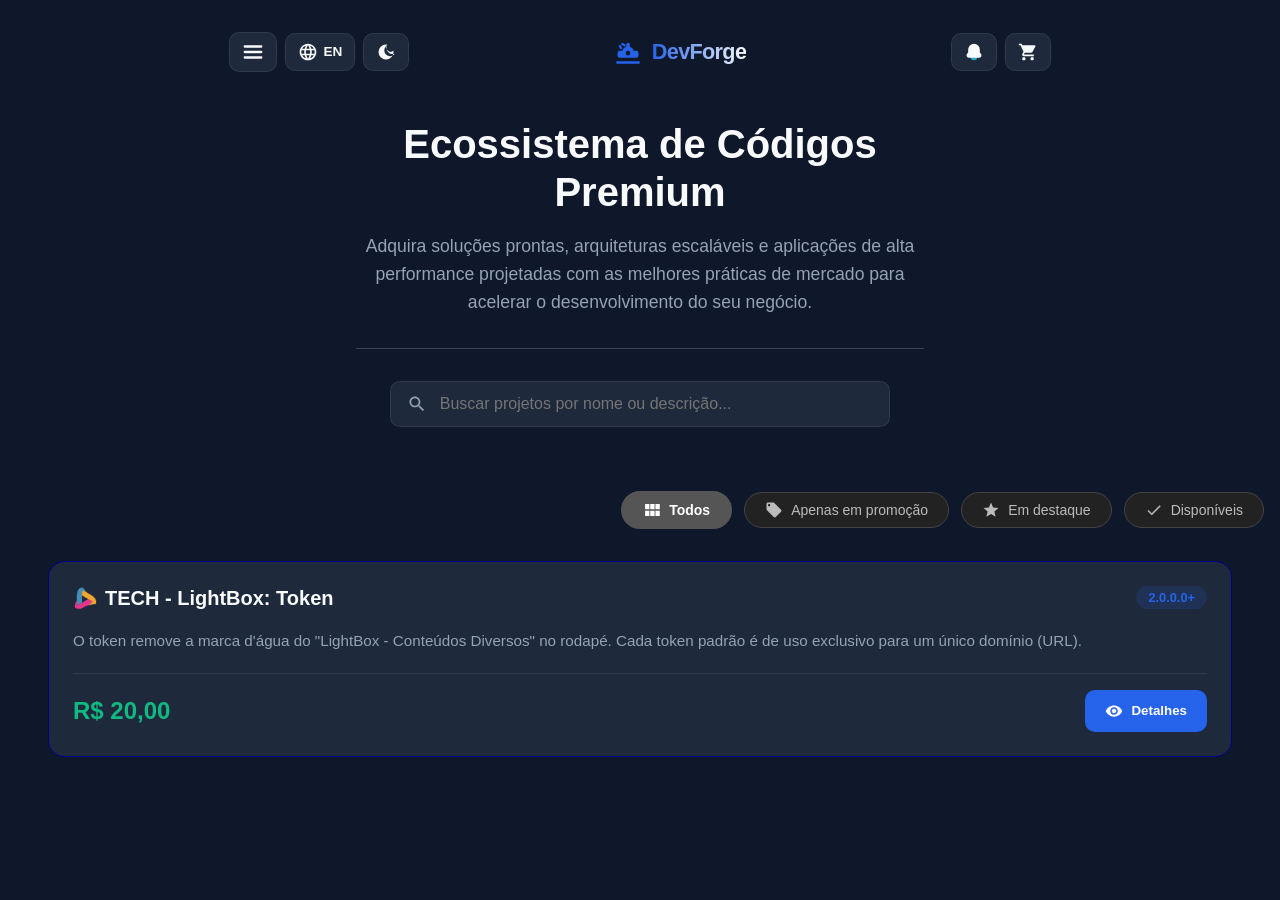
<file: index.html>
<!DOCTYPE html>
<html lang="pt-BR">
<head>
    <meta charset="UTF-8">
    <meta name="viewport" content="width=device-width, initial-scale=1.0">
    <title>DevForge Premium - Soluções de Código Alta Performance</title>
        <link rel="icon" type="image/png" href="[data-uri]">

    <link rel="stylesheet" href="style.css">
 <style>

</style>
</head>
<body class="dark-theme">

    <header>
        <div class="controls">
            <!-- menu -->
            <button id="menu-toggle" class="control-btn" aria-label="menu">
                <svg width="22" height="22" viewBox="0 0 24 24" fill="none" stroke="currentColor" stroke-width="2.5" stroke-linecap="round" stroke-linejoin="round"><line x1="3" y1="12" x2="21" y2="12"></line><line x1="3" y1="6" x2="21" y2="6"></line><line x1="3" y1="18" x2="21" y2="18"></line></svg>
            </button>
            
            <!-- Alternador de Idioma -->
            <button id="lang-toggle" class="control-btn" aria-label="Mudar idioma">
                <svg viewBox="0 0 24 24" width="20" height="20"><path d="M11.99 2C6.47 2 2 6.48 2 12s4.47 10 9.99 10C17.52 22 22 17.52 22 12S17.52 2 11.99 2zm6.93 6h-2.95c-.32-1.25-.78-2.45-1.38-3.56 1.84.42 3.39 1.63 4.33 3.56zM12 4.04c.83 1.2 1.48 2.53 1.91 3.96h-3.82c.43-1.43 1.08-2.76 1.91-3.96zM4.26 14C4.1 13.36 4 12.69 4 12s.1-1.36.26-2h3.38c-.08.66-.14 1.32-.14 2 0 .68.06 1.34.14 2H4.26zm.82 2h2.95c.32 1.25.78 2.45 1.38 3.56-1.84-.42-3.39-1.63-4.33-3.56zm2.95-8H5.08c.94-1.93 2.49-3.14 4.33-3.56-.6 1.11-1.06 2.31-1.38 3.56zM12 19.96c-.83-1.2-1.48-2.53-1.91-3.96h3.82c-.43 1.43-1.08 2.76-1.91 3.96zM14.34 14H9.66c-.09-.66-.16-1.32-.16-2 0-.68.07-1.35.16-2h4.68c.09.65.16 1.32.16 2 0 .67-.07 1.34-.16 2zm.25 5.56c.6-1.11 1.06-2.31 1.38-3.56h2.95c-.94 1.93-2.49 3.14-4.33 3.56zM16.36 14c.08-.66.14-1.32.14-2 0-.68-.06-1.34-.14-2h3.38c.16.64.26 1.31.26 2s-.1 1.36-.26 2h-3.38z" fill="currentColor"/></svg>
                <span id="lang-text">EN</span>
            </button>
            
            <!-- Alternador de Tema -->
            <button id="theme-toggle" class="control-btn" aria-label="Mudar tema">
                <svg id="theme-icon" viewBox="0 0 24 24" width="20" height="20"></svg>
            </button>

        </div>


        <div class="logo" style="color:var(--accent);display:flex;align-items:center;gap:0.6rem">
            <svg viewBox="0 0 24 24" width="28" height="28" style="flex-shrink:0"><path d="M19 11h-2.17a4 4 0 0 0-3.33-3.33V5.5a1.5 1.5 0 0 0-3 0v2.17A4 4 0 0 0 7.17 11H5a2 2 0 0 0-2 2v2a2 2 0 0 0 2 2h14a2 2 0 0 0 2-2v-2a2 2 0 0 0-2-2zm-7 4a2 2 0 1 1 2-2 2 2 0 0 1-2 2zm-5.75-9.3A1 1 0 0 1 7.6 4.3l1.91 1.1a1 1 0 1 1-1 1.74zM4.3 7.6a1 1 0 0 1 1.41-1.42l1.1 1.91a1 1 0 0 1-1.74 1zM22 20H2v2h20z" fill="currentColor"/></svg>
            <span style="font-family:-apple-system,BlinkMacSystemFont,'Segoe UI',Roboto,sans-serif;font-weight:800;letter-spacing:-0.03em;font-size:1.35rem;background:linear-gradient(to right, var(--accent), var(--text));-webkit-background-clip:text;-webkit-text-fill-color:transparent">DevForge</span>
        </div>
        
        <div class="controls">
            <!-- Botão do Notificações -->
            <button id="notify-toggle" class="control-btn" aria-label="Ver notity" style="position:relative">
                <svg viewBox="0 0 24 24" width="20" height="20"><path d="M15,17H9a1,1,0,0,0-1,1,4,4,0,0,0,8,0A1,1,0,0,0,15,17Z" style="fill: rgb(44, 169, 188);"></path><path d="M20.09,13.67,19,12.59V9A7,7,0,0,0,5,9v3.59L3.91,13.67A3.13,3.13,0,0,0,6.12,19H17.88a3.13,3.13,0,0,0,2.21-5.33Z" style="fill: currentColor;"></path></svg>
                <span id="notify-count" style="position:absolute;top:-6px;right:-6px;background:#00008B;color:#fff;font-size:0.75rem;width:18px;height:18px;border-radius:50%;display:none;align-items:center;justify-content:center;font-weight:700">0</span>
            </button>
            
            <!-- Botão do Carrinho de Compras -->
            <button id="cart-toggle" class="control-btn" aria-label="Ver carrinho" style="position:relative">
                <svg viewBox="0 0 24 24" width="20" height="20"><path d="M7 18c-1.1 0-1.99.9-1.99 2S5.9 22 7 22s2-.9 2-2-.9-2-2-2zM1 2v2h2l3.6 7.59-1.35 2.45c-.16.28-.25.61-.25.96 0 1.1.9 2 2 2h12v-2H7.42c-.14 0-.25-.11-.25-.25l.03-.12.9-1.63h7.45c.75 0 1.41-.41 1.75-1.03l3.58-6.49c.08-.14.12-.31.12-.48 0-.55-.45-1-1-1H5.21l-.94-2H1zm16 16c-1.1 0-1.99.9-1.99 2s.89 2 1.99 2 2-.9 2-2-.9-2-2-2z" fill="currentColor"/></svg>
                <span id="cart-count" style="position:absolute;top:-6px;right:-6px;background:#10b981;color:#fff;font-size:0.75rem;width:18px;height:18px;border-radius:50%;display:none;align-items:center;justify-content:center;font-weight:700">0</span>
            </button>

        </div>
    </header>

    <main>
        <section class="hero">
            <h1 id="hero-title"></h1>
            <p id="hero-desc"></p>
            <div class="search-container">
                <svg viewBox="0 0 24 24" width="20" height="20" class="search-icon"><path d="M15.5 14h-.79l-.28-.27C15.41 12.59 16 11.11 16 9.5 16 5.91 13.09 3 9.5 3S3 5.91 3 9.5 5.91 16 9.5 16c1.61 0 3.09-.59 4.23-1.57l.27.28v.79l5 4.99L20.49 19l-4.99-5zm-6 0C7.01 14 5 11.99 5 9.5S7.01 5 9.5 5 14 7.01 14 9.5 11.99 14 9.5 14z" fill="currentColor"/></svg>
                <input type="text" id="search-input" placeholder="Buscar projetos...">
            </div>
        </section>

        <div class="grid" id="grid-projetos"></div>
    </main>

     <div id="modal-notify"></div>
     <div id="modal-menu"></div>
   
    <div class="modal" id="modal-projeto">
        <div class="modal-content">
            <button class="close-btn" id="close-modal">
                <svg viewBox="0 0 24 24" width="24" height="24"><path d="M19 6.41L17.59 5 12 10.59 6.41 5 5 6.41 10.59 12 5 17.59 6.41 19 12 13.41 17.59 19 19 17.59 13.41 12z" fill="currentColor"/></svg>
            </button>
            <div id="modal-body"></div>
        </div>
    </div>

    <!-- Scripts do Sistema -->
    <script src="plists.js"></script>
    <script src="notify_list.js"></script>
    <script src="menu_list.js"></script>

    <script src="projetos.js"></script>
    <script src="notify.js"></script>
    <script src="menu.js"></script>

     <script src="config.js"></script>
    <script src="compra.js"></script>
    <script src="carrinho.js"></script>
     <script src="checkout.js"></script>
    <script src="paginacao.js"></script>
    <script src="script1.js"></script>
    <script src="roteamento.js"></script>
</body>
</html>
</file>
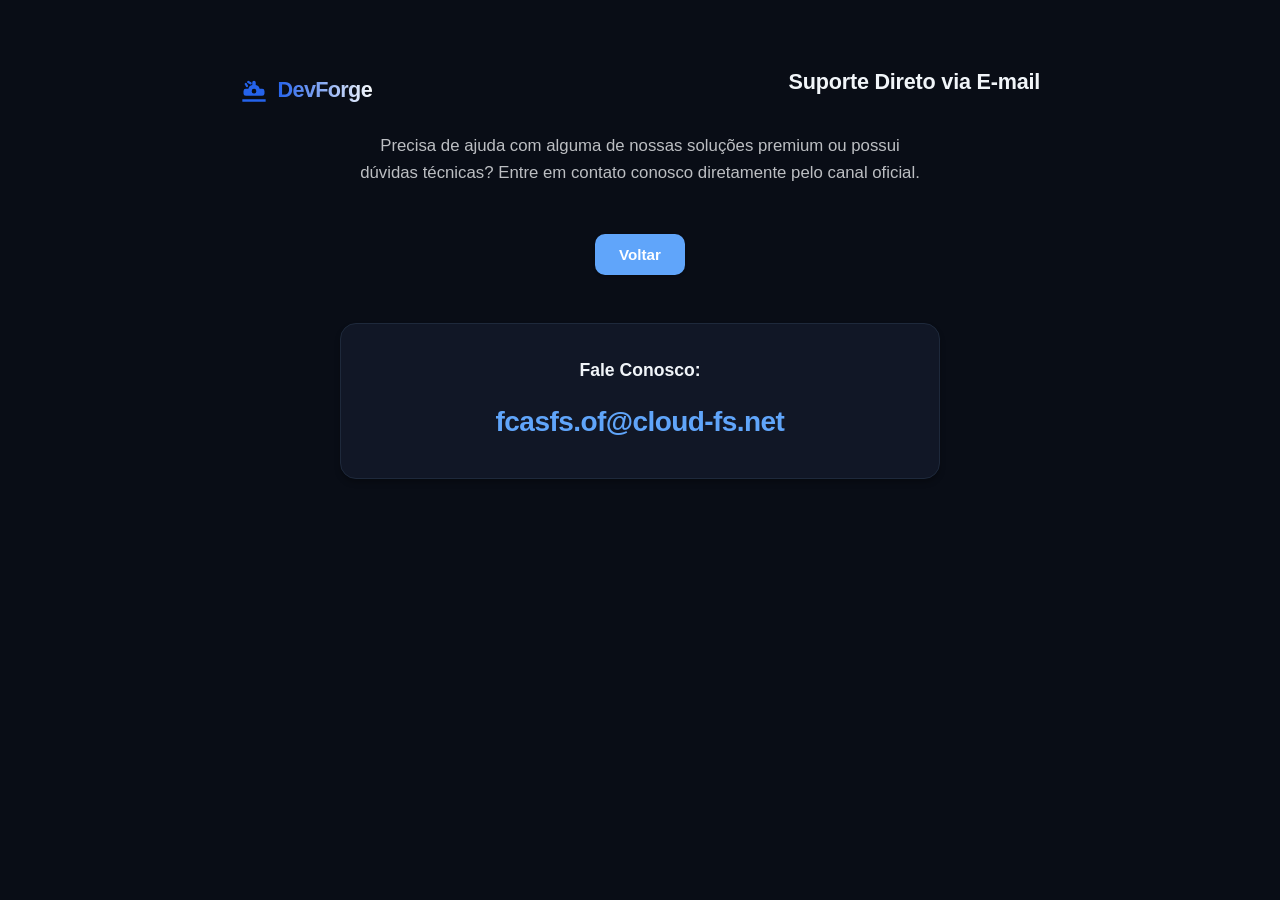
<file: contato.html>
<!DOCTYPE html>
<html lang="pt">
<head>
    <meta charset="UTF-8">
    <meta name="viewport" content="width=device-width, initial-scale=1.0">
       <link rel="icon" type="image/png" href="[data-uri]">    
    <title>DevForge - Contato</title>
    <link rel="stylesheet" href="style.css">
    <link rel="stylesheet" href="style-contato.css">
     <script src="config.js"></script>
</head>
<body>
    <header>
        <h1 id="page-title" style="display:none;"></h1>
         <div class="logo" style="color:var(--accent);display:flex;align-items:center;gap:0.6rem">
            <svg viewBox="0 0 24 24" width="28" height="28" style="flex-shrink:0"><path d="M19 11h-2.17a4 4 0 0 0-3.33-3.33V5.5a1.5 1.5 0 0 0-3 0v2.17A4 4 0 0 0 7.17 11H5a2 2 0 0 0-2 2v2a2 2 0 0 0 2 2h14a2 2 0 0 0 2-2v-2a2 2 0 0 0-2-2zm-7 4a2 2 0 1 1 2-2 2 2 0 0 1-2 2zm-5.75-9.3A1 1 0 0 1 7.6 4.3l1.91 1.1a1 1 0 1 1-1 1.74zM4.3 7.6a1 1 0 0 1 1.41-1.42l1.1 1.91a1 1 0 0 1-1.74 1zM22 20H2v2h20z" fill="currentColor"/></svg>
            <span style="font-family:-apple-system,BlinkMacSystemFont,'Segoe UI',Roboto,sans-serif;font-weight:800;letter-spacing:-0.03em;font-size:1.35rem;background:linear-gradient(to right, var(--accent), var(--text));-webkit-background-clip:text;-webkit-text-fill-color:transparent">DevForge</span>
        </div>
        <p id="page-subtitle">Suporte Direto via E-mail</p>
        <p id="page-desc">Precisa de ajuda com alguma de nossas soluções premium ou possui dúvidas técnicas? Entre em contato conosco diretamente pelo canal oficial.</p>
    </header>
    <div class="controls">
        <button id="btn-back" onclick="voltarPagina()">Voltar</button>
    </div>
    <main class="contact-container">
        <div class="contact-card">
            <span class="email-label" id="lbl-contact-us">Fale Conosco:</span>
            <a href="mailto:fcasfs.of@cloud-fs.net" class="email-link">fcasfs.of@cloud-fs.net</a>
        </div>
    </main>
    <script src="script-contato.js"></script>
</body>
</html>
</file>
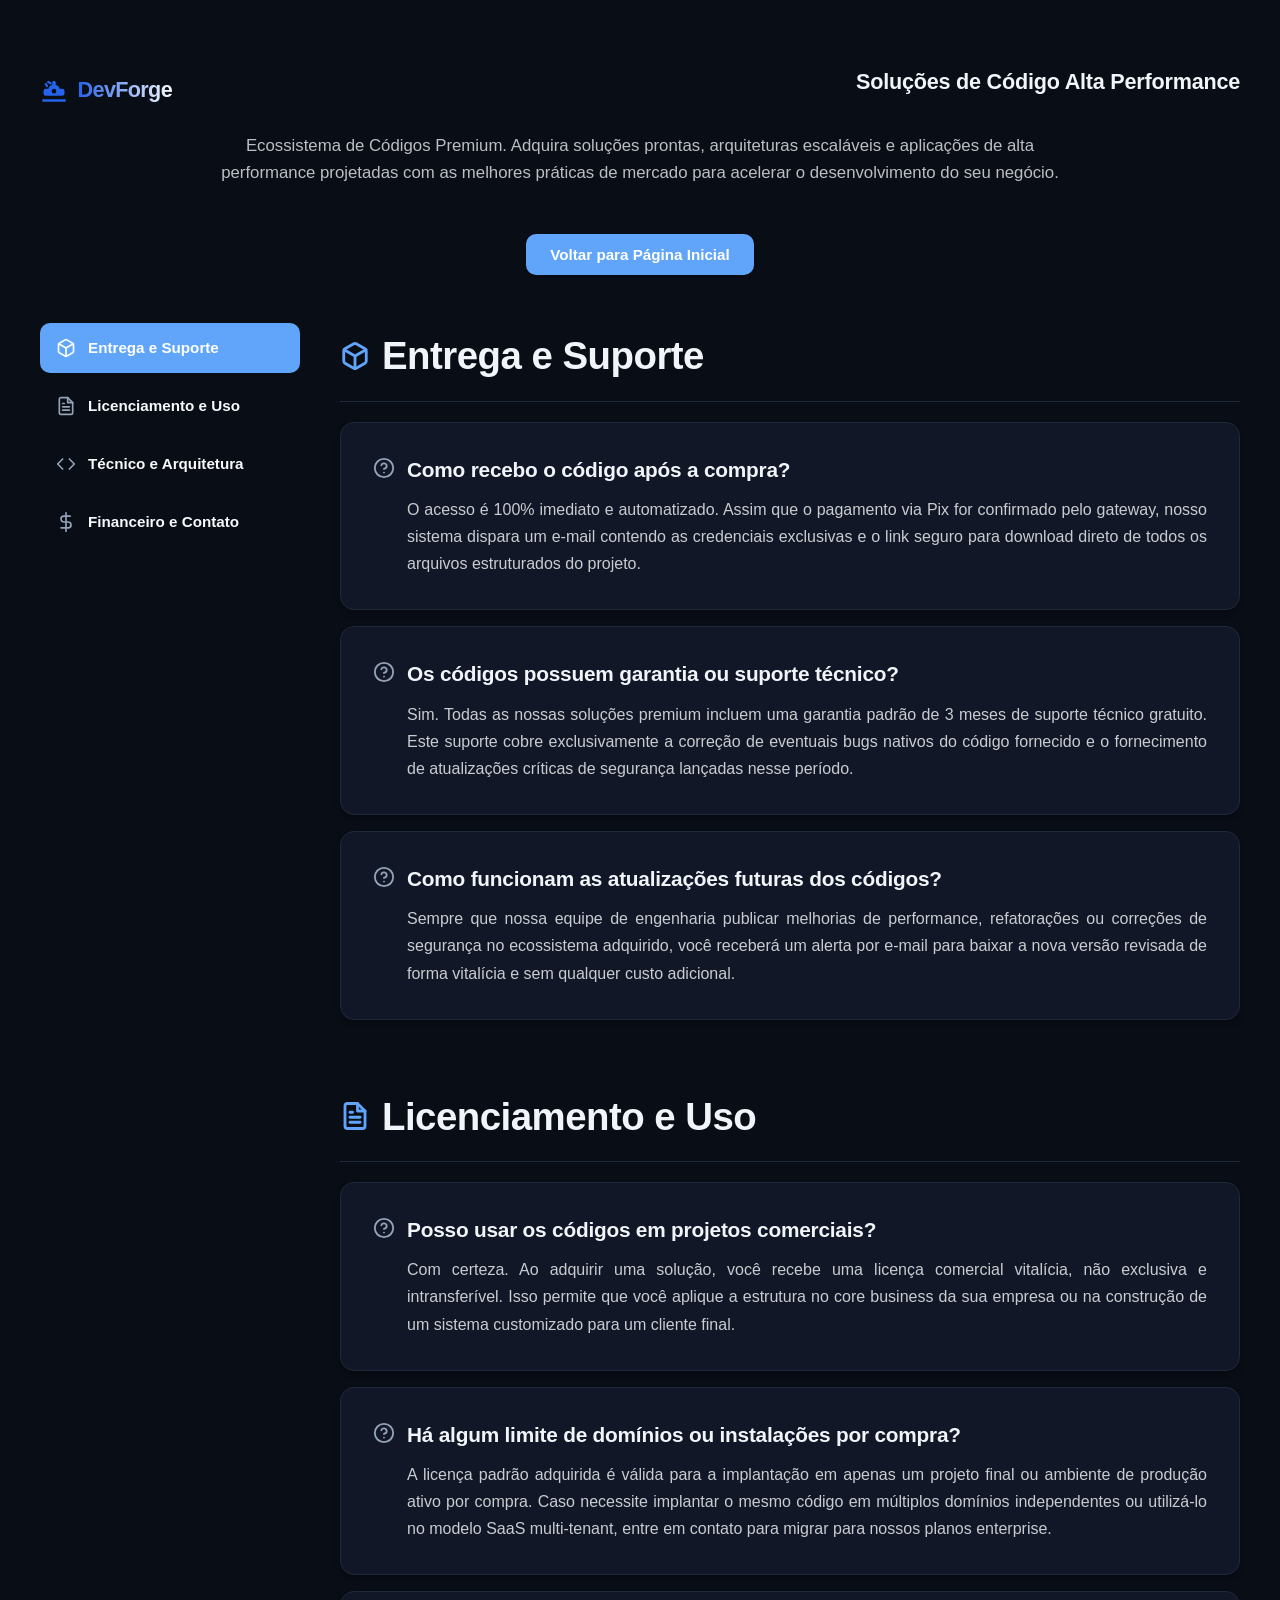
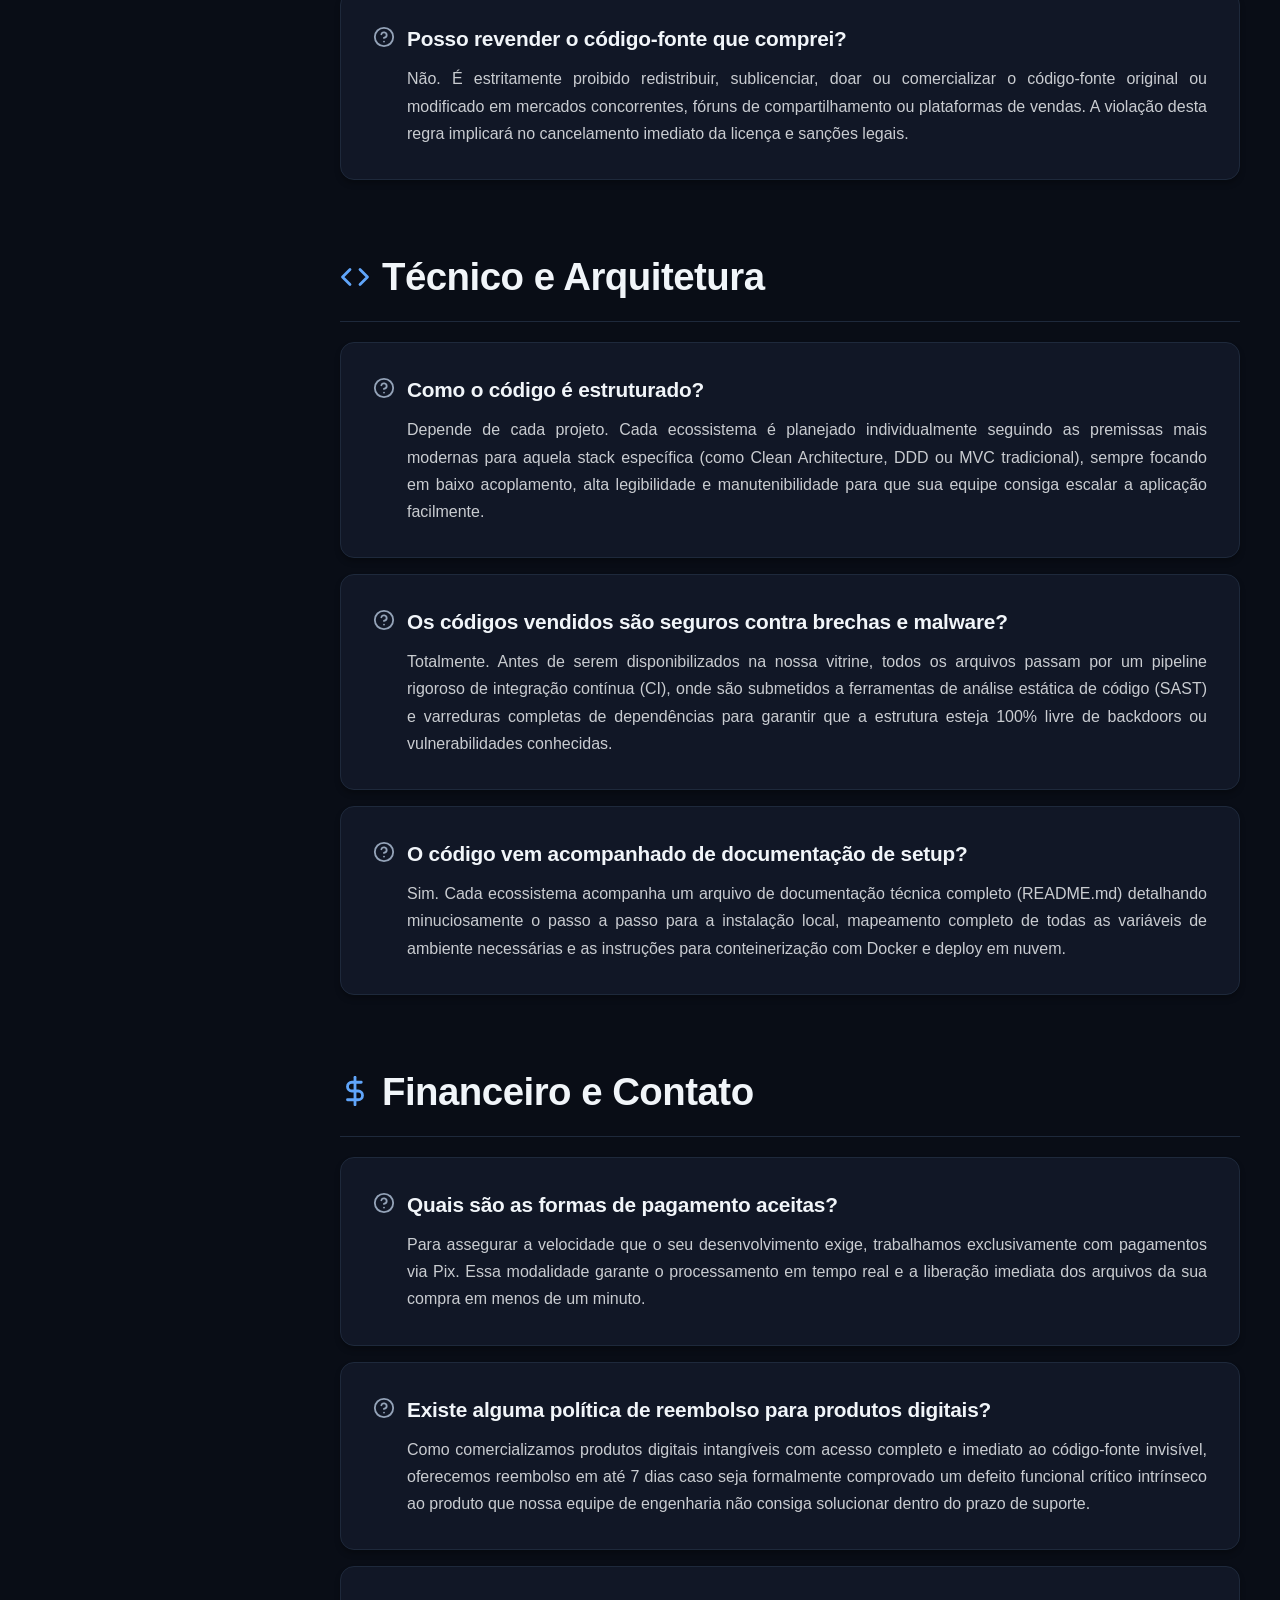
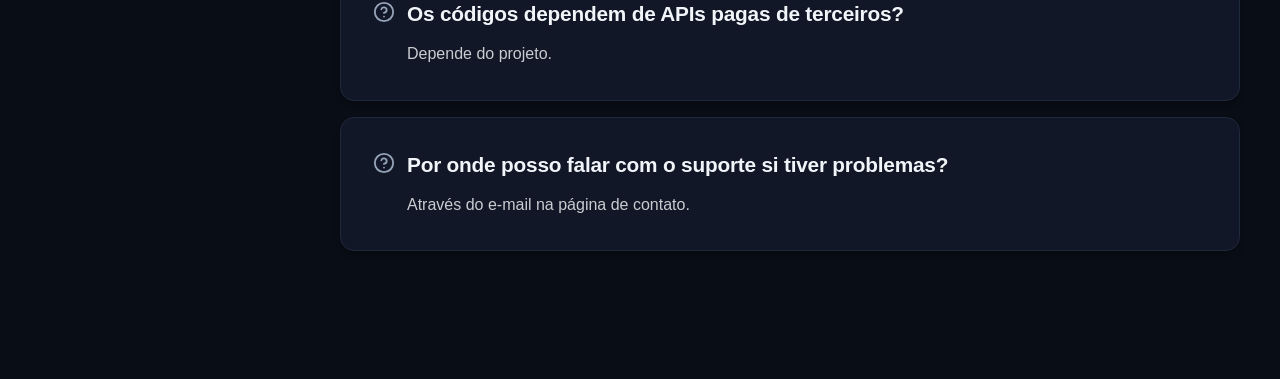
<file: faq.html>
<!DOCTYPE html>
<html lang="pt">
<head>
    <meta charset="UTF-8">
    <meta name="viewport" content="width=device-width, initial-scale=1.0">
        <link rel="icon" type="image/png" href="[data-uri]">    
    <link rel="stylesheet" href="style.css">
    <title>DevForge - FAQ</title>
    <link rel="stylesheet" href="style5.css">
     <script src="config.js"></script>
</head>
<body>

    <header>
        <h1 id="site-title" style="display:none;">DevForge</h1>
       <div class="logo" style="color:var(--accent);display:flex;align-items:center;gap:0.6rem">
            <svg viewBox="0 0 24 24" width="28" height="28" style="flex-shrink:0"><path d="M19 11h-2.17a4 4 0 0 0-3.33-3.33V5.5a1.5 1.5 0 0 0-3 0v2.17A4 4 0 0 0 7.17 11H5a2 2 0 0 0-2 2v2a2 2 0 0 0 2 2h14a2 2 0 0 0 2-2v-2a2 2 0 0 0-2-2zm-7 4a2 2 0 1 1 2-2 2 2 0 0 1-2 2zm-5.75-9.3A1 1 0 0 1 7.6 4.3l1.91 1.1a1 1 0 1 1-1 1.74zM4.3 7.6a1 1 0 0 1 1.41-1.42l1.1 1.91a1 1 0 0 1-1.74 1zM22 20H2v2h20z" fill="currentColor"/></svg>
            <span style="font-family:-apple-system,BlinkMacSystemFont,'Segoe UI',Roboto,sans-serif;font-weight:800;letter-spacing:-0.03em;font-size:1.35rem;background:linear-gradient(to right, var(--accent), var(--text));-webkit-background-clip:text;-webkit-text-fill-color:transparent">DevForge</span>
        </div>
        <p id="site-subtitle">Soluções de Código Alta Performance</p>
        <p id="site-desc">Ecossistema de Códigos Premium. Adquira soluções prontas, arquiteturas escaláveis e aplicações de alta performance projetadas com as melhores práticas de mercado para acelerar o desenvolvimento do seu negócio.</p>
    </header>

    <div class="controls">
        <button id="btn-home" onclick="voltarInicial()">Voltar para Página Inicial</button>
    </div>

    <div class="faq-layout-wrapper">
        <aside class="faq-sidebar" id="faq-sidebar-menu">
            <!-- Links da Sidebar gerados via JS -->
        </aside>
        <main class="faq-main-content" id="faq-list">
            <!-- Categorias e Perguntas Geradas via JS -->
        </main>
    </div>

    <script src="script5.js"></script>
</body>
</html>
</file>
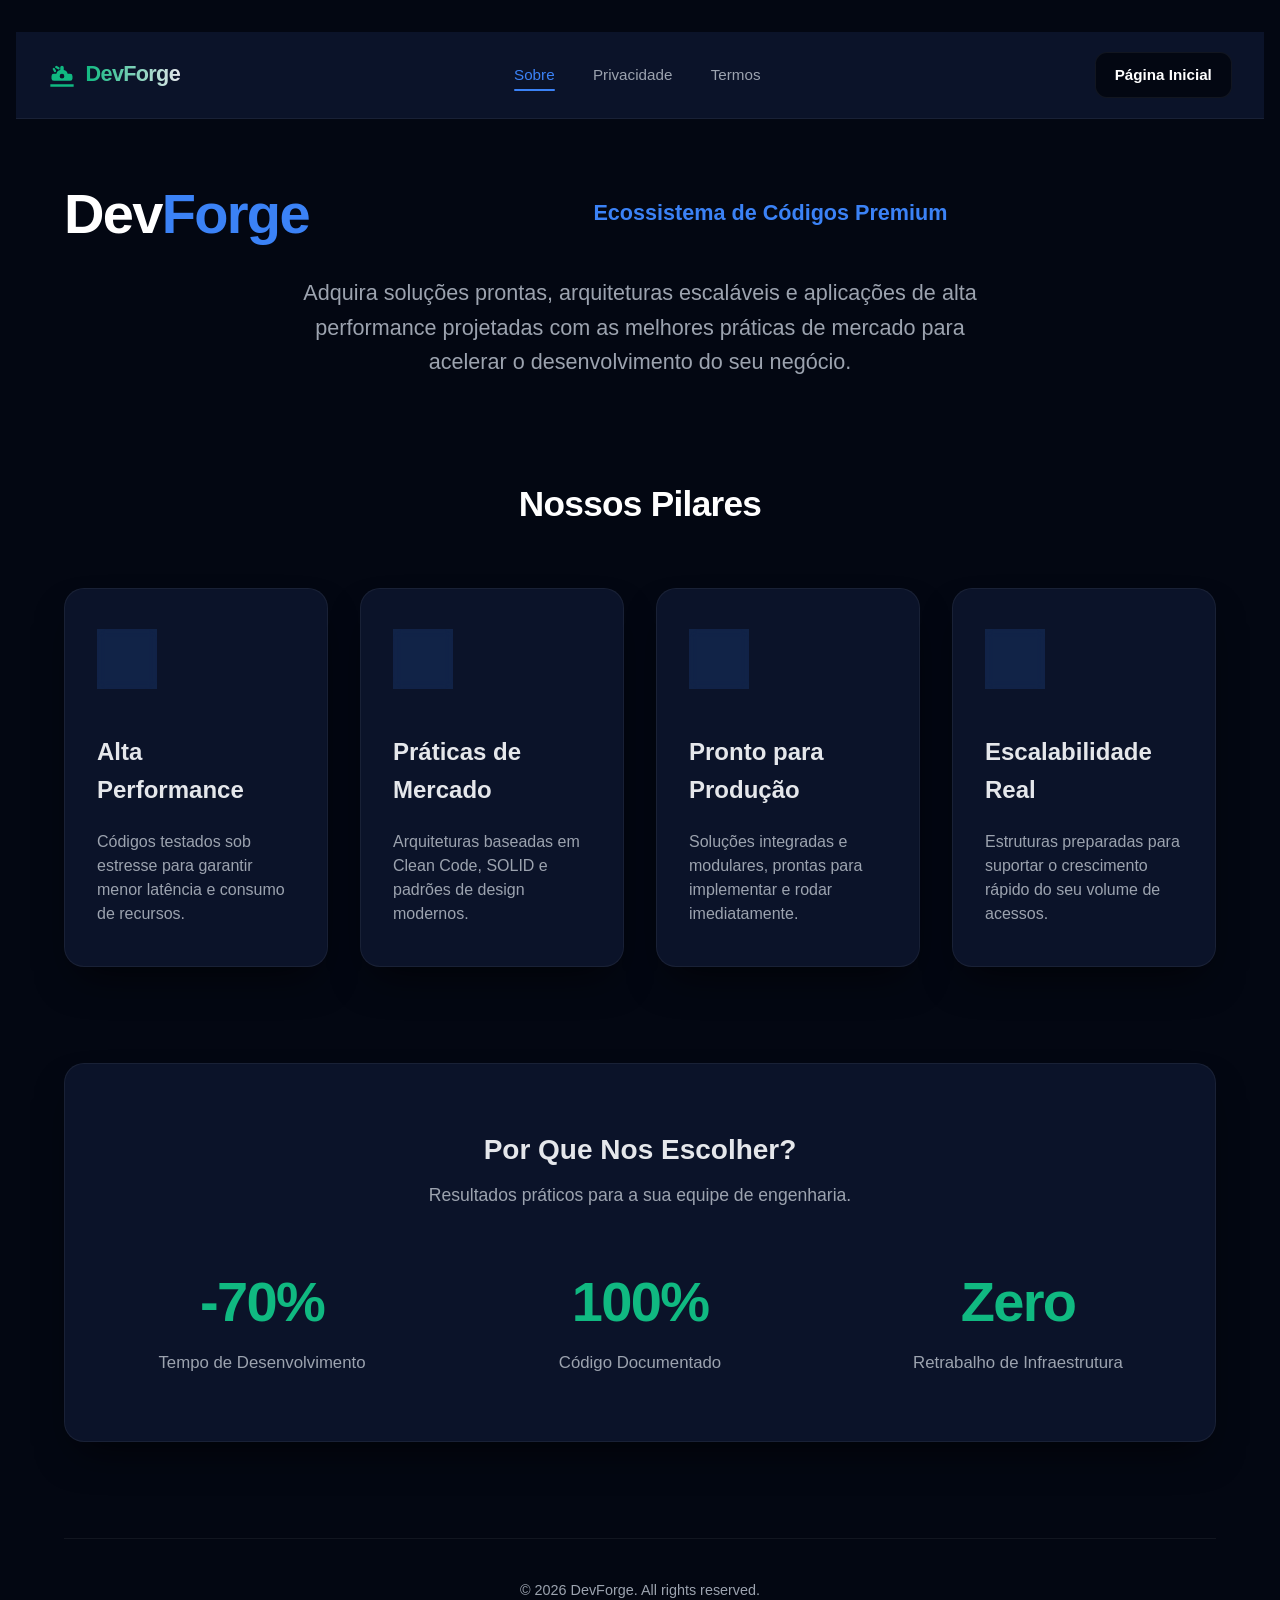
<file: info.html>
<!DOCTYPE html>
<html lang="pt-BR">
<head>
    <meta charset="UTF-8">
        <link rel="icon" type="image/png" href="[data-uri]">    
    <meta name="viewport" content="width=device-width,initial-scale=1.0">
    <title>DevForge - Soluções de Código Alta Performance</title>
    <link rel="stylesheet" href="style.css">
    <link rel="stylesheet" href="style3.css">
</head>
<body>
     <script src="config.js"></script>
    
    <div id="app"></div>
    
    <script src="data0.js"></script>
    <script src="components0.js"></script>
    <script src="app0.js"></script>
    <script src="router0.js"></script>
</body>
</html>
</file>
<file: style.css>
:root{--bg:#0f172a;--card:#1e293b;--text:#f8fafc;--text-muted:#94a3b8;--accent:#2563eb;--accent-hover:#1d4ed8;--border:rgba(255,255,255,0.08);--radius:16px;--modal-bg:rgba(15,23,42,0.95)}body.light-theme{--bg:#f8fafc;--card:#ffffff;--text:#0f172a;--text-muted:#64748b;--accent:#2563eb;--accent-hover:#1d4ed8;--border:rgba(0,0,0,0.08);--modal-bg:rgba(248,250,252,0.95)}*{margin:0;padding:0;box-sizing:border-box;font-family:-apple-system,BlinkMacSystemFont,"Segoe UI",Roboto,sans-serif;-webkit-user-select:none;-moz-user-select:none;-ms-user-select:none;user-select:none;-webkit-user-drag:none;-webkit-tap-highlight-color:transparent}body{background:var(--bg);color:var(--text);padding:2rem 1rem;min-height:100vh;transition:background 0.3s,color 0.3s}header{max-width:1200px;margin:0 auto 3rem;display:flex;align-items:center;justify-content:space-between;gap:1rem;flex-wrap:wrap}.logo{display:flex;align-items:center;gap:0.5rem;font-weight:700;font-size:1.25rem;color:var(--accent);flex-shrink:0}.controls{margin:0 auto;display:flex;gap:0.5rem;align-items:center;flex-wrap:nowrap}.control-btn{background:var(--card);border:1px solid var(--border);color:var(--text);padding:0.5rem 0.75rem;border-radius:10px;cursor:pointer;display:inline-flex;align-items:center;justify-content:center;gap:0.35rem;font-weight:600;font-size:0.85rem;line-height:1;transition:background 0.2s,border-color 0.2s;flex-shrink:0}.control-btn svg{display:inline-block;flex-shrink:0;margin:0;padding:0}.control-btn:hover{border-color:var(--accent)}.hero{text-align:center;max-width:600px;margin:0 auto 4rem;padding:0 1rem}.hero h1{font-size:2.5rem;margin-bottom:1rem;line-height:1.2}.hero p{color:var(--text-muted);font-size:1.1rem;line-height:1.6}.search-container{max-width:500px;margin:2rem auto 0;position:relative;display:flex;align-items:center;background:var(--card);border:1px solid var(--border);border-radius:10px;padding:0 1rem;transition:border-color 0.2s}.search-container:focus-within{border-color:var(--accent)}.search-icon{color:var(--text-muted);flex-shrink:0}.search-container input{-webkit-user-select:text;-moz-user-select:text;-ms-user-select:text;user-select:text;width:100%;background:none;border:none;padding:0.8rem;color:var(--text);outline:none;font-size:1rem}.grid{max-width:1200px;margin:0 auto;display:grid;grid-template-columns:repeat(auto-fit,minmax(280px,1fr));gap:2rem;padding:0.5rem;width:100%}.card{background:var(--card);border:1px solid var(--border);border-radius:var(--radius);padding:1.5rem;display:flex;flex-direction:column;gap:1.25rem;transition:transform 0.2s,border-color 0.2s;position:relative;overflow:hidden;width:100%;min-width:0;box-sizing:border-box}.card.destaque{border-color:#00008B}.card:hover{transform:translateY(-4px);border-color:var(--accent)}.card-header{display:flex;justify-content:space-between;align-items:flex-start;width:100%;gap:0.75rem;flex-wrap:wrap}.card-title{font-size:1.25rem;font-weight:600;display:inline-flex;align-items:center;gap:0.5rem;min-width:0;flex:1;line-height:1.2;word-break:break-word;hyphens:auto}.card-title svg{color:var(--accent);flex-shrink:0;display:inline-block;margin:0;padding:0}.badge-version{background:rgba(37,99,235,0.15);color:var(--accent);padding:0.25rem 0.75rem;border-radius:99px;font-size:0.8rem;font-weight:600;flex-shrink:0;white-space:nowrap}.card-p{color:var(--text-muted);font-size:0.95rem;line-height:1.5;display:-webkit-box;-webkit-line-clamp:3;-webkit-box-orient:vertical;overflow:hidden;word-break:break-word}.card-footer{display:flex;align-items:center;justify-content:space-between;margin-top:auto;padding-top:1rem;border-top:1px solid var(--border);gap:0.75rem;width:100%;flex-wrap:wrap}.price{font-size:1.5rem;font-weight:700;color:#10b981;flex-shrink:0;white-space:nowrap}.btn{background:var(--accent);color:#fff;border:none;padding:0.75rem 1.25rem;border-radius:10px;font-weight:600;cursor:pointer;transition:background 0.2s;display:inline-flex;align-items:center;justify-content:center;gap:0.5rem;line-height:1;flex-shrink:0;max-width:100%;white-space:nowrap;overflow:hidden;text-overflow:ellipsis}.btn svg{display:inline-block;flex-shrink:0;margin:0;padding:0}.btn:hover{background:var(--accent-hover)}.modal{position:fixed;top:0;left:0;right:0;bottom:0;width:100%;height:100%;background:var(--modal-bg);backdrop-filter:blur(24px);display:flex;align-items:center;justify-content:center;opacity:0;pointer-events:none;transition:opacity 0.3s;z-index:100000;user-select:none}.modal.active.destaque{border:2px solid #00008B;}.modal.active{opacity:1;pointer-events:auto}.modal-content{background:var(--bg);padding:4rem 2rem;display:flex;flex-direction:column;width:100%;height:100%;box-sizing:border-box;transform:scale(1);transition:opacity 0.3s;color:var(--text);overflow:auto;border:none;border-radius:0}.close-btn{position:absolute;top:2rem;right:2rem;background:none;border:none;color:var(--text-muted);cursor:pointer;transition:color 0.2s;z-index:101000;display:inline-flex;align-items:center;justify-content:center}.close-btn:hover{color:var(--text)}.close-btn svg{width:28px;height:28px;display:inline-block;margin:0;padding:0}.modal-body,.modal-body-content{display:flex;flex-direction:column;gap:1.5rem;width:100%;max-width:600px;margin:0 auto;min-width:0;box-sizing:border-box;word-break:break-word;overflow-wrap:break-word;flex:1}.modal-body h2,.modal-body-content h2{font-size:2rem;font-weight:800;line-height:1.2;padding-right:2.5rem;color:var(--text);word-break:break-word;display:inline-flex;align-items:center;gap:0.75rem}.modal-body h2 svg,.modal-body-content h2 svg{display:inline-block;flex-shrink:0;margin:0;padding:0}.modal-body h3,.modal-body-content h3{font-size:1.25rem;font-weight:700;color:var(--text);margin-top:0.5rem}.modal-body p,.modal-body-content p{font-size:1.05rem;line-height:1.6;color:var(--text-muted);word-break:break-word}.modal-techs{display:flex;gap:0.5rem;flex-wrap:wrap;width:100%;box-sizing:border-box}.modal-tech-item{display:inline-flex;align-items:center;justify-content:center;gap:0.35rem;background:rgba(128,128,128,0.1);padding:0.4rem 0.8rem;border-radius:8px;font-size:0.85rem;line-height:1;max-width:100%;overflow:hidden;text-overflow:ellipsis;white-space:nowrap;flex-shrink:0}.modal-tech-item svg{flex-shrink:0;color:var(--accent);display:inline-block;margin:0;padding:0}.modal-body-content>div:last-child{display:flex;justify-content:space-between;align-items:center;margin-top:auto;padding-top:1.5rem;border-top:1px solid var(--border);width:100%;gap:1rem;flex-wrap:wrap}#paginacao-container{margin:3rem 0;padding:1rem 0;display:flex;justify-content:center;align-items:center;gap:0.5rem}#paginacao-container .control-btn{width:40px;height:40px;font-size:0.95rem;border-radius:8px;font-weight:700;transition:transform 0.15s ease,background 0.2s}#paginacao-container .control-btn:hover{transform:scale(1.05)}@media(max-width:768px){header{margin-bottom:2rem}.logo{margin:0 auto;font-size:1.15rem}.control-btn{padding:0.45rem 0.6rem;font-size:0.8rem;gap:0.25rem}.control-btn span{font-size:0.75rem}.grid{grid-template-columns:repeat(auto-fit,minmax(250px,1fr));gap:1.5rem}.hero h1{font-size:2.2rem}.modal-content{padding:4rem 1.5rem}.modal-body h2,.modal-body-content h2{font-size:1.6rem}#paginacao-container{margin:2rem 0}}@media(max-width:480px){body{padding:1rem 0.5rem}header{flex-direction:row;justify-content:space-between;align-items:center;margin-bottom:1.5rem}.hero h1{font-size:1.8rem}.hero p{font-size:1rem}.grid{grid-template-columns:1fr;gap:1.25rem}.card{padding:1.25rem;gap:1rem}.card-header{flex-direction:column;align-items:flex-start;gap:0.5rem}.badge-version{margin-left:0}.card-footer{flex-direction:row;justify-content:space-between;align-items:center;gap:0.5rem}.price{font-size:1.35rem}.btn{padding:0.65rem 1rem;font-size:0.9rem}.modal-content{padding:3rem 1.25rem}.modal-body h2,.modal-body-content h2{font-size:1.45rem;padding-right:1rem}.modal-body p,.modal-body-content p{font-size:1rem;line-height:1.5}.close-btn{top:1.25rem;right:1.25rem}.close-btn svg{width:24px;height:24px}.modal-body-content>div:last-child{flex-direction:column;align-items:stretch;text-align:center;gap:0.75rem}.modal-body-content .price{text-align:center}.modal-body-content .btn{width:100%;padding:1rem}#paginacao-container .control-btn{width:36px;height:36px;font-size:0.9rem}}@media(max-width:360px){.card-footer{flex-direction:column;align-items:stretch;text-align:center}.price{text-align:center;margin-bottom:0.25rem}.btn{width:100%}}

.dark-theme #search-divider {      border-top: 1px solid var(--border-color, rgba(255, 255, 255, 0.2)) !important;   }
</file>
<file: style-contato.css>
:root{--bg:#f8fafc;--text:#0f172a;--card:#ffffff;--border:#e2e8f0;--primary:#3b82f6;--primary-hover:#2563eb;--shadow:0 1px 3px 0 rgba(0,0,0,0.05),0 1px 2px -1px rgba(0,0,0,0.05);--shadow-md:0 4px 6px -1px rgba(0,0,0,0.05),0 2px 4px -2px rgba(0,0,0,0.05);--heading-color:#1e293b}html[data-theme="dark"]{--bg:#090d16;--text:#f8fafc;--card:#111726;--border:#1e293b;--primary:#60a5fa;--primary-hover:#3b82f6;--shadow:0 1px 3px 0 rgba(0,0,0,0.3);--shadow-md:0 4px 6px -1px rgba(0,0,0,0.3);--heading-color:#f1f5f9}*{box-sizing:border-box;margin:0;padding:0;transition:background-color 0.2s ease,border-color 0.2s ease,color 0.2s ease;-webkit-user-select:none;-moz-user-select:none;-ms-user-select:none;user-select:none;-webkit-user-drag:none}body{font-family:Inter,-apple-system,BlinkMacSystemFont,"Segoe UI",Roboto,sans-serif;background-color:var(--bg);color:var(--text);line-height:1.7;padding:clamp(1.5rem,5vw,4rem) clamp(1rem,4vw,2rem);-webkit-font-smoothing:antialiased}header{text-align:center;margin-bottom:clamp(2rem,4vw,3rem);max-width:800px;margin-left:auto;margin-right:auto}header h1{font-size:clamp(2.25rem,6vw,3.5rem);font-weight:900;letter-spacing:-0.03em;color:var(--primary);margin-bottom:12px;line-height:1.1}header p#page-subtitle{font-size:clamp(1.1rem,3vw,1.35rem);font-weight:600;color:var(--heading-color);margin-bottom:16px;letter-spacing:-0.01em}header p#page-desc{font-size:clamp(0.95rem,2vw,1.05rem);color:var(--text);opacity:0.75;text-wrap:balance;line-height:1.6}.controls{display:flex;justify-content:center;margin-bottom:clamp(2rem,4vw,3rem)}button{padding:12px 24px;font-size:0.95rem;font-weight:600;border:1px solid var(--border);border-radius:10px;background-color:var(--card);color:var(--text);cursor:pointer;display:inline-flex;align-items:center;gap:8px;box-shadow:var(--shadow)}button:hover{border-color:var(--primary)}#btn-back{background-color:var(--primary);color:#fff;border:none}#btn-back:hover{background-color:var(--primary-hover);transform:translateY(-1px);box-shadow:0 4px 12px rgba(59,130,246,0.25)}.contact-container{max-width:600px;margin:0 auto;padding-bottom:60px}.contact-card{background-color:var(--card);border:1px solid var(--border);border-radius:16px;padding:32px;box-shadow:var(--shadow-md);text-align:center;display:flex;flex-direction:column;gap:12px;align-items:center}.email-label{font-size:1.1rem;font-weight:700;color:var(--heading-color)}.email-link{-webkit-user-select:text;-moz-user-select:text;-ms-user-select:text;user-select:text;font-size:clamp(1.2rem,4vw,1.75rem);font-weight:800;color:var(--primary);text-decoration:none;letter-spacing:-0.02em;word-break:break-all}.email-link:hover{color:var(--primary-hover);text-decoration:underline}@media(max-width:480px){body{padding:20px 12px}.contact-card{padding:24px}}
</file>
<file: style5.css>
:root{--bg:#f8fafc;--text:#0f172a;--card:#ffffff;--border:#e2e8f0;--primary:#3b82f6;--primary-hover:#2563eb;--shadow:0 1px 3px 0 rgba(0,0,0,0.05),0 1px 2px -1px rgba(0,0,0,0.05);--shadow-md:0 4px 6px -1px rgba(0,0,0,0.05),0 2px 4px -2px rgba(0,0,0,0.05);--icon-color:#64748b;--heading-color:#1e293b}html[data-theme="dark"]{--bg:#090d16;--text:#f8fafc;--card:#111726;--border:#1e293b;--primary:#60a5fa;--primary-hover:#3b82f6;--shadow:0 1px 3px 0 rgba(0,0,0,0.3);--shadow-md:0 4px 6px -1px rgba(0,0,0,0.3);--icon-color:#94a3b8;--heading-color:#f1f5f9}*{box-sizing:border-box;margin:0;padding:0;transition:background-color 0.2s ease,border-color 0.2s ease,color 0.2s ease;scroll-behavior:smooth;-webkit-user-select:none;-moz-user-select:none;-ms-user-select:none;user-select:none;-webkit-user-drag:none}body{font-family:Inter,-apple-system,BlinkMacSystemFont,"Segoe UI",Roboto,sans-serif;background-color:var(--bg);color:var(--text);line-height:1.7;padding:clamp(1.5rem,5vw,4rem) clamp(1rem,4vw,2rem);-webkit-font-smoothing:antialiased}header{text-align:center;margin-bottom:clamp(2rem,4vw,3rem);max-width:1200px;margin-left:auto;margin-right:auto}header h1{font-size:clamp(2.25rem,6vw,3.5rem);font-weight:900;letter-spacing:-0.03em;color:var(--primary);margin-bottom:12px;line-height:1.1}header p#site-subtitle{font-size:clamp(1.1rem,3vw,1.35rem);font-weight:600;color:var(--heading-color);margin-bottom:16px;letter-spacing:-0.01em}header p#site-desc{font-size:clamp(0.95rem,2vw,1.05rem);color:var(--text);opacity:0.75;text-wrap:balance;line-height:1.6}.controls{display:flex;justify-content:center;margin-bottom:clamp(2rem,4vw,3rem)}button{padding:12px 24px;font-size:0.95rem;font-weight:600;border:1px solid var(--border);border-radius:10px;background-color:var(--card);color:var(--text);cursor:pointer;display:inline-flex;align-items:center;gap:8px;box-shadow:var(--shadow);font-feature-settings:"cv11", "ss01"}button:hover{border-color:var(--primary);background-color:var(--card)}#btn-home{background-color:var(--primary);color:#fff;border:none}#btn-home:hover{background-color:var(--primary-hover);transform:translateY(-1px);box-shadow:0 4px 12px rgba(59,130,246,0.25)}#btn-top{position:fixed;bottom:24px;right:24px;width:auto;height:auto;padding:8px;background-color:var(--primary);border:none;border-radius:50%;display:inline-flex;align-items:center;justify-content:center;opacity:0;visibility:hidden;z-index:1000;cursor:pointer;box-shadow:0 2px 5px rgba(0,0,0,0.2);transition:opacity 0.2s,visibility 0.2s,background-color 0.2s}#btn-top.visible{opacity:1;visibility:visible}#btn-top:hover{background-color:var(--primary-hover)}#btn-top svg{width:24px;height:24px;fill:none;stroke:#ffffff;stroke-width:2.5;stroke-linecap:round;stroke-linejoin:round;display:block}.faq-layout-wrapper{display:flex;gap:40px;max-width:1200px;margin:0 auto;align-items:flex-start}.faq-sidebar{width:260px;position:sticky;top:40px;display:flex;flex-direction:column;gap:8px;flex-shrink:0}.faq-sidebar-link{display:flex;align-items:center;gap:12px;padding:12px 16px;text-decoration:none;color:var(--text);font-weight:600;font-size:0.95rem;border-radius:10px;cursor:pointer;transition:all 0.2s ease}.faq-sidebar-link:hover{background-color:var(--border);color:var(--heading-color)}.faq-sidebar-link svg{width:20px;height:20px;fill:none;stroke:var(--icon-color);stroke-width:2;stroke-linecap:round;stroke-linejoin:round}.faq-sidebar-link.active{background-color:var(--primary);color:#ffffff}.faq-sidebar-link.active svg{stroke:#ffffff}.faq-main-content{flex-grow:1;max-width:900px;min-width:0}.faq-category-section{margin-bottom:4rem;scroll-margin-top:60px}.faq-category-title{display:flex;align-items:center;gap:12px;font-size:clamp(1.25rem,4vw,1.6rem);font-weight:800;letter-spacing:-0.02em;color:var(--heading-color);margin-bottom:20px;border-bottom:1px solid var(--border);padding-bottom:12px}.faq-category-title svg{width:clamp(24px,4vw,30px);height:clamp(24px,4vw,30px);fill:none;stroke:var(--primary);stroke-width:2.25;stroke-linecap:round;stroke-linejoin:round}.faq-item{background-color:var(--card);border:1px solid var(--border);border-radius:14px;margin-bottom:16px;padding:clamp(1.25rem,4vw,2rem);box-shadow:var(--shadow-md)}.faq-title-container{display:flex;align-items:flex-start;gap:12px;margin-bottom:12px}.faq-item svg{width:22px;height:22px;margin-top:2px;flex-shrink:0;fill:none;stroke:var(--icon-color);stroke-width:2;stroke-linecap:round;stroke-linejoin:round}.faq-item h3{font-size:clamp(1.1rem,3vw,1.3rem);font-weight:700;letter-spacing:-0.01em;line-height:1.4;color:var(--heading-color);margin:0}.faq-item p{font-size:clamp(0.95rem,2vw,1rem);color:var(--text);opacity:0.8;padding-left:34px;text-align:justify}@media(max-width:968px){.faq-layout-wrapper{flex-direction:column;gap:24px}.faq-sidebar{width:100%;position:sticky;top:0;background-color:var(--bg);flex-direction:row;overflow-x:auto;padding-bottom:8px;border-bottom:1px solid var(--border);-webkit-overflow-scrolling:touch;z-index:900}.faq-sidebar-link{flex-shrink:0;padding:10px 14px}}@media(max-width:480px){body{padding:20px 12px}.faq-item p{padding-left:0;margin-top:8px}}
</file>
<file: style3.css>
:root{--font:-apple-system,BlinkMacSystemFont,'Segoe UI',Roboto,sans-serif;--speed:.25s;--curve:cubic-bezier(0.4,0,0.2,1);--radius-lg:20px;--radius-md:12px}[data-theme=dark]{--bg:#030712;--card:#0b1329;--card-hover:#111c40;--text:#e5e7eb;--muted:#9ca3af;--border:rgba(255,255,255,0.06);--primary:#3b82f6;--primary-glow:rgba(59,130,246,0.15);--accent:#10b981;--title:#ffffff;--shadow:0 20px 40px -15px rgba(0,0,0,0.7)}[data-theme=light]{--bg:#f8fafc;--card:#ffffff;--card-hover:#f1f5f9;--text:#334155;--muted:#64748b;--border:rgba(0,0,0,0.06);--primary:#2563eb;--primary-glow:rgba(37,99,235,0.1);--accent:#059669;--title:#0f172a;--shadow:0 20px 40px -15px rgba(15,23,42,0.08)}*{user-select:none;margin:0;padding:0;box-sizing:border-box;font-family:var(--font);scroll-behavior:smooth}body{background-color:var(--bg);color:var(--text);line-height:1.6;transition:background var(--speed) var(--curve),color var(--speed) var(--curve);-webkit-font-smoothing:antialiased}header{text-align:center;margin-bottom:clamp(3rem,8vw,6rem)}header h1{font-size:clamp(2.2rem,5vw,3.5rem);color:var(--title);margin-bottom:1rem;font-weight:800;letter-spacing:-0.03em;line-height:1.1}header h1 span{color:var(--primary)}.navbar{width:100%;background:var(--card);border-bottom:1px solid var(--border);padding:1.25rem 2rem;backdrop-filter:blur(12px)}.nav-container{max-width:1200px;margin:0 auto;display:flex;flex-wrap:wrap;justify-content:space-between;align-items:center;gap:1.5rem}.logo{font-weight:800;font-size:1.5rem;color:var(--title);text-decoration:none;cursor:pointer;letter-spacing:-0.02em}.logo span{color:var(--primary)}.nav-pages{display:flex;gap:clamp(1rem,3vw,2.5rem);align-items:center}.nav-link{color:var(--muted);text-decoration:none;font-weight:500;font-size:.95rem;transition:all var(--speed) var(--curve);cursor:pointer;padding:.25rem 0;position:relative}.nav-link:hover,.nav-link.active{color:var(--primary)}.nav-link.active::after{content:'';position:absolute;bottom:0;left:0;right:0;height:2px;background:var(--primary);border-radius:2px}.nav-home{font-weight:600;padding:.6rem 1.2rem;border-radius:var(--radius-md);border:1px solid var(--border);color:var(--title);background:var(--bg);transition:all var(--speed) var(--curve)}.nav-home:hover{border-color:var(--primary);color:var(--primary);box-shadow:0 0 15px var(--primary-glow)}.container{max-width:1200px;margin:0 auto;padding:4rem 1.5rem}.container-legal{max-width:800px;margin:0 auto;padding:4rem 1.5rem}header.legal-header{text-align:left;margin-bottom:3rem;border-bottom:1px solid var(--border);padding-bottom:2rem}header p{color:var(--muted);font-size:clamp(1.1rem,2vw,1.35rem);max-width:700px;margin:0 auto;font-weight:400}header .meta{color:var(--muted);font-size:.9rem;margin-top:.5rem}.section-title{text-align:center;font-size:clamp(1.6rem,4vw,2.2rem);margin-bottom:3.5rem;color:var(--title);font-weight:800;letter-spacing:-0.02em}.grid-pilares{display:grid;grid-template-columns:repeat(auto-fit,minmax(260px,1fr));gap:2rem;margin-bottom:clamp(4rem,10vw,6rem)}.card{background-color:var(--card);padding:2.5rem 2rem;border-radius:var(--radius-lg);border:1px solid var(--border);transition:all var(--speed) var(--curve);box-shadow:var(--shadow)}.card:hover{transform:translateY(-6px) scale(1.01);border-color:var(--primary);background-color:var(--card-hover)}.icon-wrapper{width:60px;height:60px;display:flex;align-items:center;justify-content:center;border-radius:var(--radius-md);margin-bottom:1.5rem;background:var(--primary-glow);color:var(--primary);backdrop-filter:blur(4px)}.card svg{width:30px;height:30px;fill:none;stroke:currentColor;stroke-width:2.2;stroke-linecap:round;stroke-linejoin:round}.card h3{font-size:1.35rem;margin-bottom:.75rem;color:var(--title);font-weight:700;letter-spacing:-0.01em}.card p{color:var(--muted);font-size:1rem;line-height:1.5}.stats-section{background:var(--card);padding:clamp(2.5rem,6vw,4rem) 2rem;border-radius:var(--radius-lg);border:1px solid var(--border);text-align:center;box-shadow:var(--shadow)}.grid-stats{display:grid;grid-template-columns:repeat(auto-fit,minmax(200px,1fr));gap:3rem;margin-top:3rem}.stat-item h4{font-size:clamp(2.5rem,5vw,3.5rem);color:var(--accent);margin-bottom:.25rem;font-weight:800;letter-spacing:-0.03em}.stat-item p{color:var(--muted);font-size:1.05rem;font-weight:500}.legal-content h2{font-size:1.5rem;color:var(--title);margin:3rem 0 1.25rem;font-weight:700;letter-spacing:-0.01em}.legal-content p{color:var(--text);margin-bottom:1.5rem;font-size:1.1rem;text-align:left;line-height:1.7}.legal-content ul{margin-bottom:2rem;padding-left:1.5rem}.legal-content li{margin-bottom:.75rem;color:var(--text);font-size:1.1rem}footer{margin-top:clamp(4rem,10vw,6rem);padding-top:2.5rem;border-top:1px solid var(--border);text-align:center}.footer-links{display:flex;justify-content:center;gap:3rem;margin-bottom:2rem}.footer-links a{color:var(--muted);text-decoration:none;font-size:1rem;font-weight:500;transition:color var(--speed) var(--curve);cursor:pointer}.footer-links a:hover{color:var(--primary)}footer p{font-size:.9rem;color:var(--muted)}.btn-top{position:fixed;bottom:2.5rem;right:2.5rem;width:3.5rem;height:3.5rem;background:var(--primary);color:#fff;border:none;border-radius:50%;cursor:pointer;display:none;align-items:center;justify-content:center;box-shadow:0 10px 25px -5px rgba(59,130,246,0.4);z-index:999;transition:all var(--speed) var(--curve)}.btn-top:hover{transform:translateY(-4px);box-shadow:0 15px 30px -5px rgba(59,130,246,0.6)}.btn-top svg{width:1.75rem;height:1.75rem;fill:none;stroke:currentColor;stroke-width:2.5;stroke-linecap:round;stroke-linejoin:round}@media(max-width:868px){.nav-container{flex-direction:column;justify-content:center;text-align:center;gap:1.25rem}.nav-pages{flex-wrap:wrap;justify-content:center;gap:1.5rem}.nav-right{align-items:center;width:100%}.nav-home{width:100%;max-width:300px;text-align:center}}@media(max-width:480px){.navbar{padding:1.5rem 1rem}.container,.container-legal{padding:2.5rem 1rem}.footer-links{flex-direction:column;gap:1.25rem;align-items:center}.btn-top{bottom:1.5rem;right:1.5rem;width:3rem;height:3rem}}
</file>
